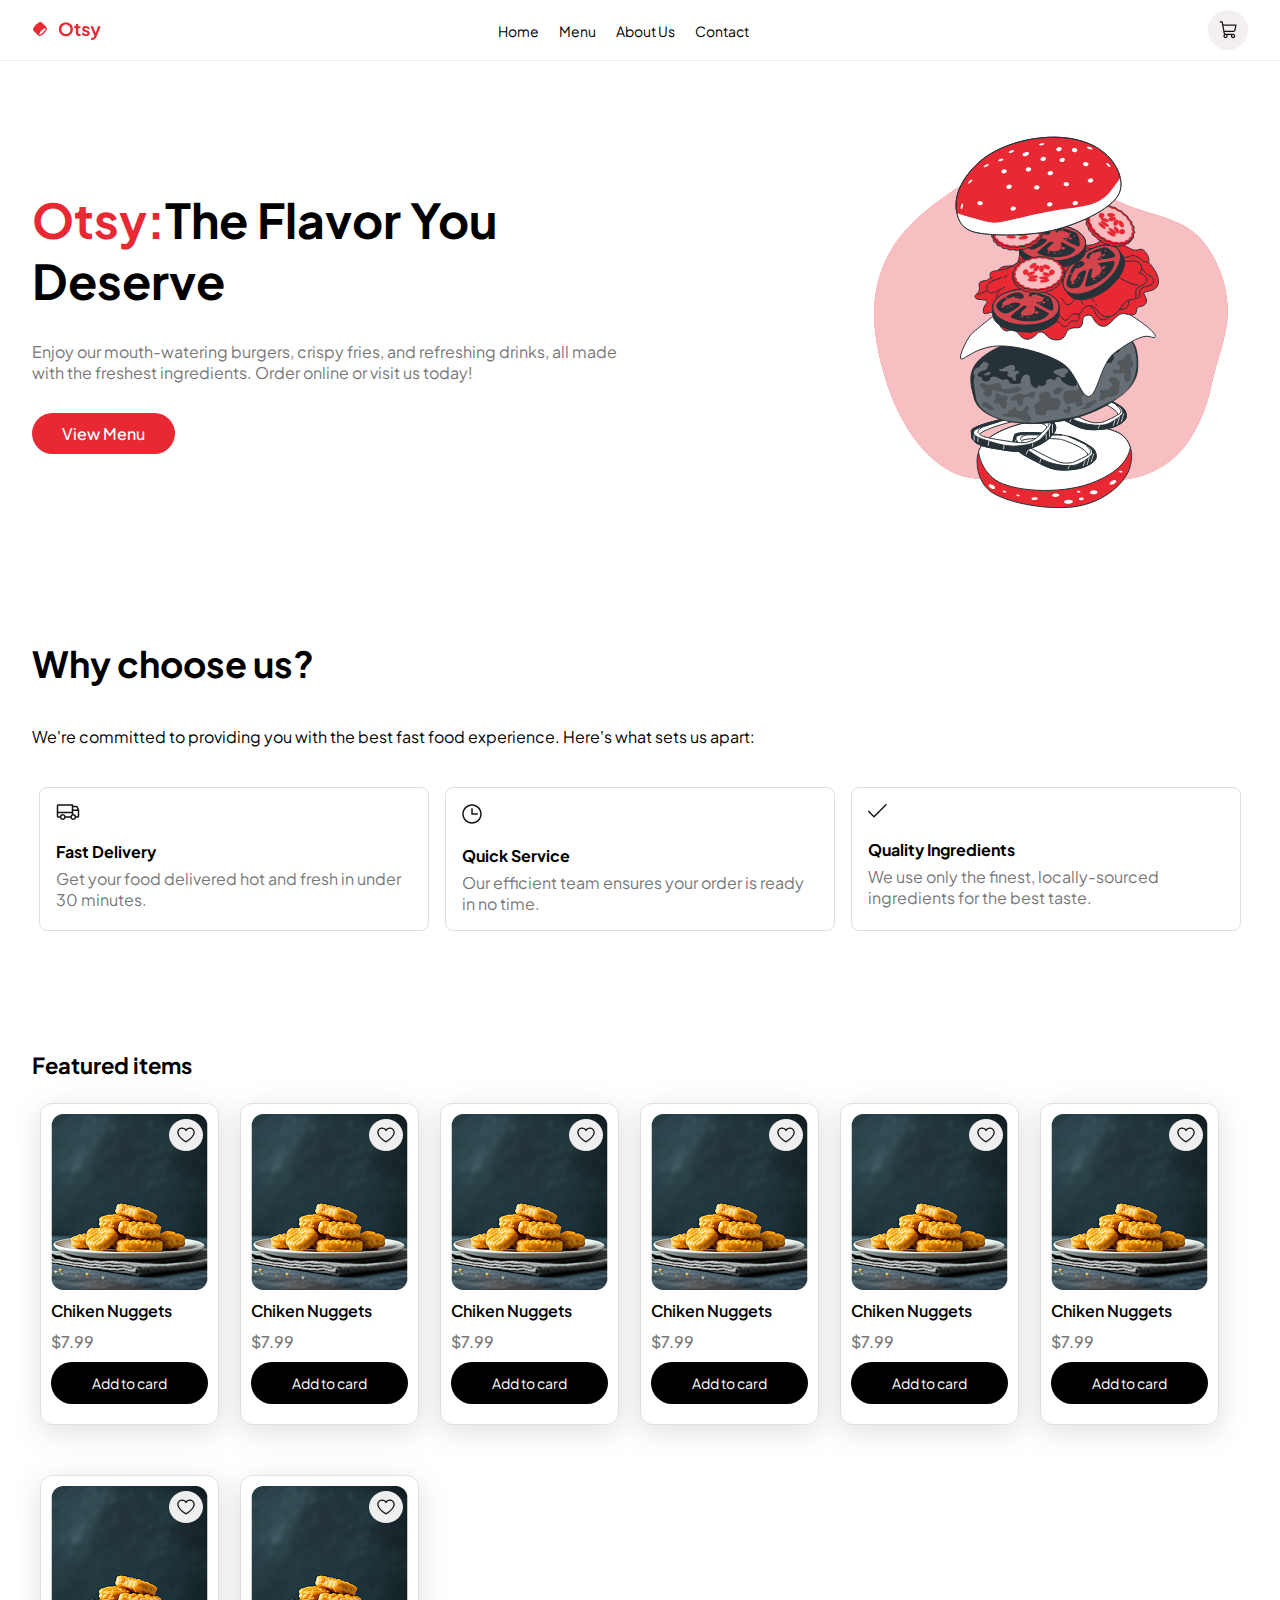
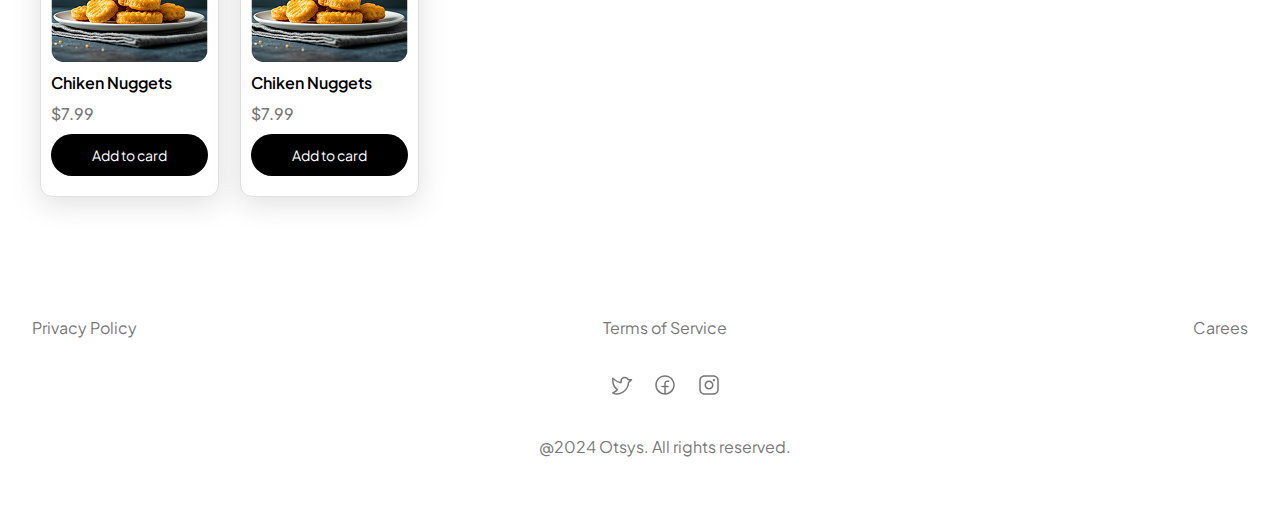
<file: index.html>
<!DOCTYPE html>
<html lang="en">
<head>
    <meta charset="UTF-8">
    <meta name="viewport" content="width=device-width, initial-scale=1.0">
    <!-- Global style rules -->
    <link rel="stylesheet" href="Global.css">
    <link rel="stylesheet" href="css/main.css">
    <link href="https://fonts.googleapis.com/css2?family=Plus+Jakarta+Sans:ital,wght@0,200..800;1,200..800&display=swap" rel="stylesheet">
    <title>Home</title>
</head>
<body>
    <!-- Start Header -->
    <header>
        <div class="container">
            <div class="logo">
                <img src="imgs/logo.svg" alt="">
            </div>
            <div class="links">
                <ul>
                    <li><a href="">Home</a></li>
                    <li><a href="">Menu</a></li>
                    <li><a href="">About Us</a></li>
                    <li><a href="">Contact</a></li>
                </ul>
                <div class="cart">
                    <a href=""><img src="imgs/cart.svg" alt=""></a>
                </div>
                <div class="burger">
                    <img src="imgs/burger.svg" alt="">
                </div>
            </div>
        </div>
    </header>
    <!-- End Header -->
    <!-- Start Hero Section -->
    <div class="hero-section">
        <div class="container">
            <div class="description">
                <h1><span>Otsy:</span>The Flavor You Deserve</h1>
                <p>Enjoy our mouth-watering burgers, crispy fries, and refreshing drinks, all made with the freshest ingredients. Order online or visit us today!</p>
                <button>View Menu</button>
            </div>
            <img src="imgs/Hamburger-bro 1.svg" alt="">
        </div>
    </div>
    <!-- End Hero Section -->
    <!-- Start why choose us -->
    <div class="choose-us section">
        <div class="container">
            <div class="description">
                <h2>Why choose us?</h2>
                <p>We're committed to providing you with the best fast food experience. Here's what sets us apart:</p>
            </div>
            <div class="causes">
                <div class="cause-one cause">
                    <img src="imgs/delivery.svg" alt="">
                    <p class="title">Fast Delivery</p>
                    <p class="details">Get your food delivered hot and fresh in under 30 minutes.</p>
                </div>
                <div class="cause-two cause">
                    <img src="imgs/time.svg" alt="">
                    <p class="title">Quick Service</p>
                    <p class="details">Our efficient team ensures your order is ready in no time.</p>
                </div>
                <div class="cause-three cause">
                    <img src="imgs/chek.svg" alt="">
                    <p class="title">Quality Ingredients</p>
                    <p class="details">We use only the finest, locally-sourced ingredients for the best taste.</p>
                </div>
            </div>
        </div>
    </div>
    <!-- End why choose us -->
    <!-- Start Featured items -->
    <div class="featured-items section">
        <div class="container">
            <h3>Featured items</h3>
            <div class="box-holder">
                <div class="box">
                    <img src="imgs/chicken-nuggets.png" alt="">
                    <p class="title">Chiken Nuggets</p>
                    <p class="price">$7.99</p>
                    <button class="add">Add to card</button>
                    <button class="fav"><img src="imgs/fav.svg" alt=""></button>
                </div>
                <div class="box">
                    <img src="imgs/chicken-nuggets.png" alt="">
                    <p class="title">Chiken Nuggets</p>
                    <p class="price">$7.99</p>
                    <button class="add">Add to card</button>
                    <button class="fav"><img src="imgs/fav.svg" alt=""></button>
                </div>
                <div class="box">
                    <img src="imgs/chicken-nuggets.png" alt="">
                    <p class="title">Chiken Nuggets</p>
                    <p class="price">$7.99</p>
                    <button class="add">Add to card</button>
                    <button class="fav"><img src="imgs/fav.svg" alt=""></button>
                </div>
                <div class="box">
                    <img src="imgs/chicken-nuggets.png" alt="">
                    <p class="title">Chiken Nuggets</p>
                    <p class="price">$7.99</p>
                    <button class="add">Add to card</button>
                    <button class="fav"><img src="imgs/fav.svg" alt=""></button>
                </div>
                <div class="box">
                    <img src="imgs/chicken-nuggets.png" alt="">
                    <p class="title">Chiken Nuggets</p>
                    <p class="price">$7.99</p>
                    <button class="add">Add to card</button>
                    <button class="fav"><img src="imgs/fav.svg" alt=""></button>
                </div>
                <div class="box">
                    <img src="imgs/chicken-nuggets.png" alt="">
                    <p class="title">Chiken Nuggets</p>
                    <p class="price">$7.99</p>
                    <button class="add">Add to card</button>
                    <button class="fav"><img src="imgs/fav.svg" alt=""></button>
                </div>
                <div class="box">
                    <img src="imgs/chicken-nuggets.png" alt="">
                    <p class="title">Chiken Nuggets</p>
                    <p class="price">$7.99</p>
                    <button class="add">Add to card</button>
                    <button class="fav"><img src="imgs/fav.svg" alt=""></button>
                </div>
                <div class="box">
                    <img src="imgs/chicken-nuggets.png" alt="">
                    <p class="title">Chiken Nuggets</p>
                    <p class="price">$7.99</p>
                    <button class="add">Add to card</button>
                    <button class="fav"><img src="imgs/fav.svg" alt=""></button>
                </div>
            </div>
        </div>
    </div>
    <!-- End Featured items -->
    <!-- Start footer-->
    <div class="footer section">
        <div class="container">
            <div class="links">
                <a href="#">Privacy Policy</a>
                <a href="#">Terms of Service</a>
                <a href="#">Carees</a>
            </div>
            <div class="social-media">
                <a href="#"><img src="imgs/twitter.svg" alt=""></a>
                <a href="#"><img src="imgs/facebook.svg" alt=""></a>
                <a href="#"><img src="imgs/instagram.svg" alt=""></a>
            </div>
            <div class="copy-rights"><p>@2024 Otsys. All rights reserved.</p></div>
        </div>
    </div>
    <!-- End footer-->
</body>
</html>
</file>
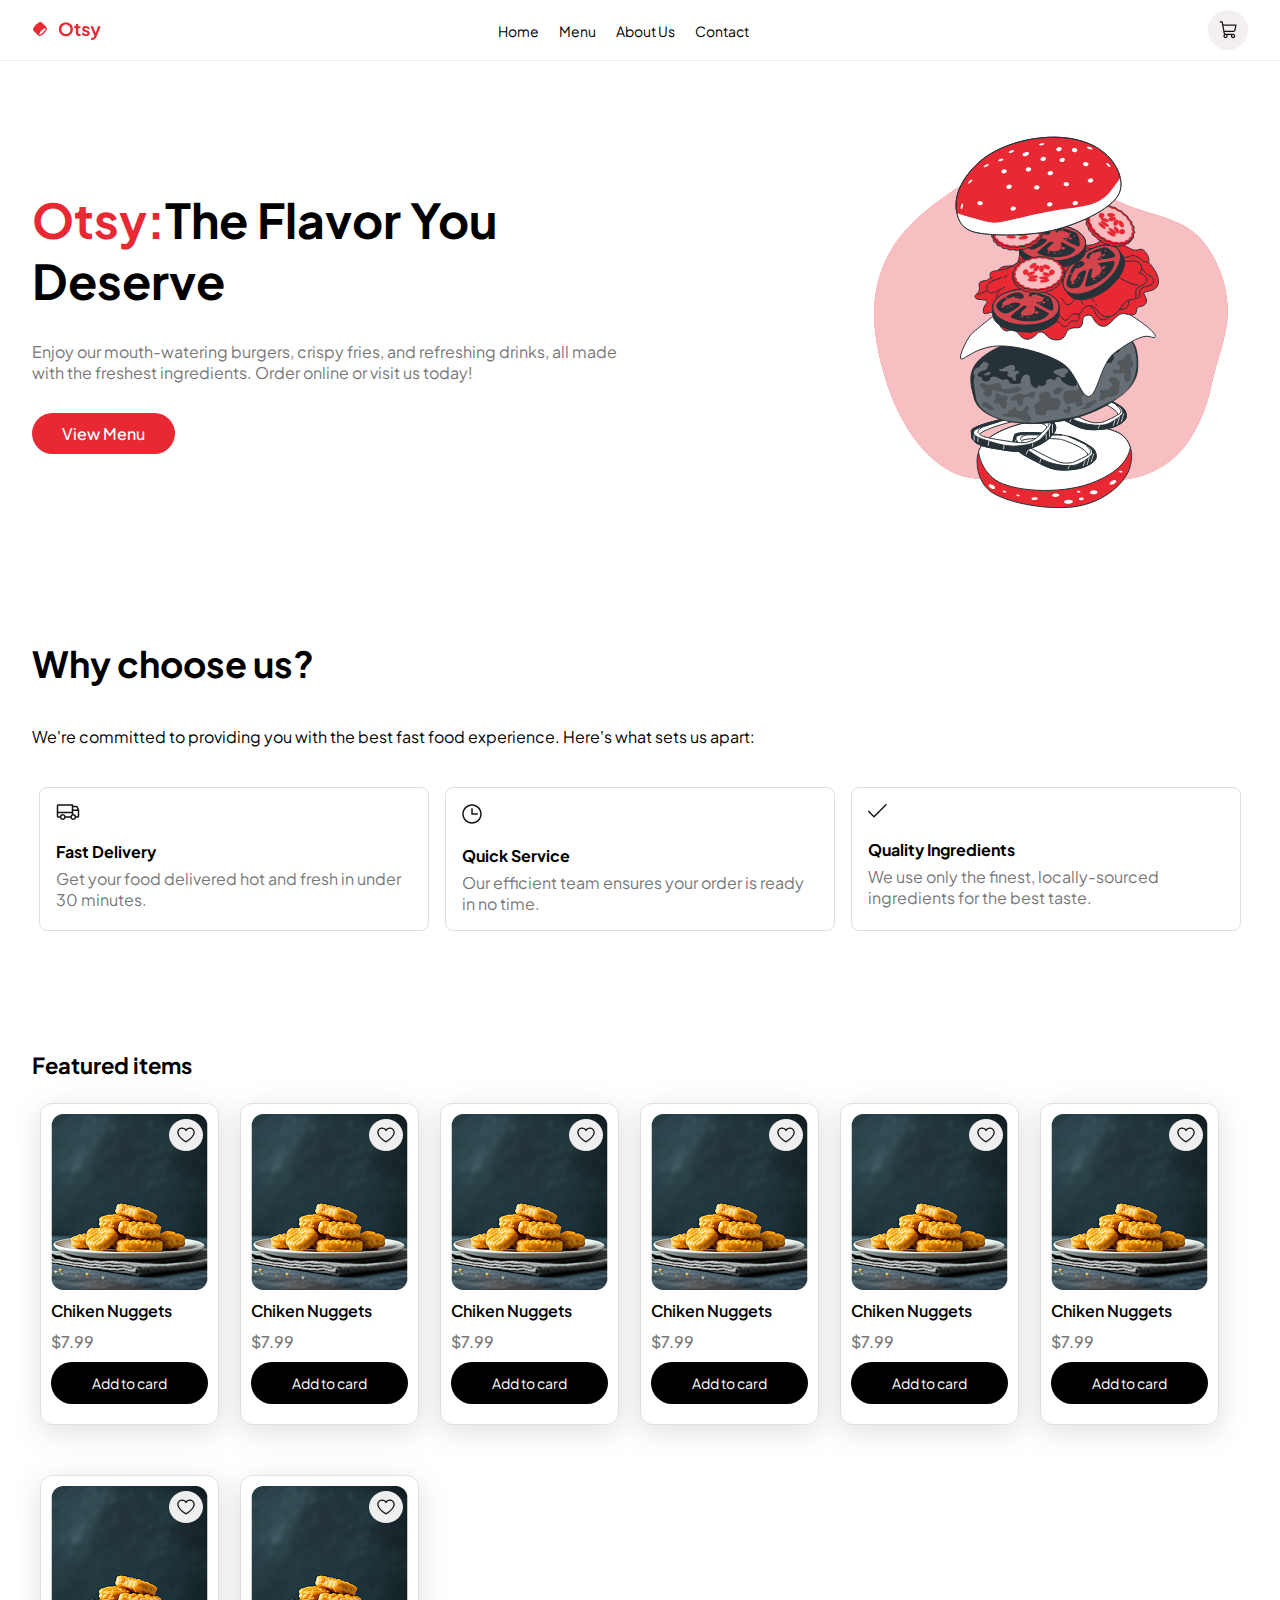
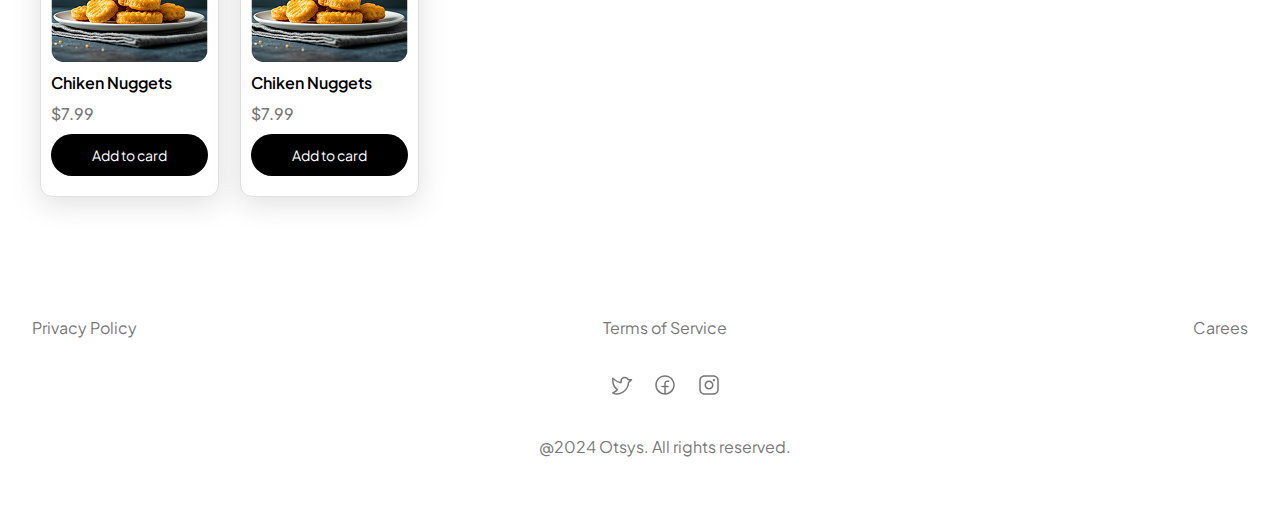
<file: home/index.html>
<!DOCTYPE html>
<html lang="en">
<head>
    <meta charset="UTF-8">
    <meta name="viewport" content="width=device-width, initial-scale=1.0">
    <!-- Global style rules -->
    <link rel="stylesheet" href="../Global.css">
    <link rel="stylesheet" href="home.css">
    <link href="https://fonts.googleapis.com/css2?family=Plus+Jakarta+Sans:ital,wght@0,200..800;1,200..800&display=swap" rel="stylesheet">
    <title>Home</title>
</head>
<body>
    <!-- Start Header -->
    <header>
        <div class="container">
            <div class="logo">
                <img src="../imgs/logo.svg" alt="">
            </div>
            <div class="links">
                <ul>
                    <li><a href="">Home</a></li>
                    <li><a href="">Menu</a></li>
                    <li><a href="">About Us</a></li>
                    <li><a href="">Contact</a></li>
                </ul>
                <div class="cart">
                    <a href=""><img src="../imgs/cart.svg" alt=""></a>
                </div>
                <div class="burger">
                    <img src="../imgs/burger.svg" alt="">
                </div>
            </div>
        </div>
    </header>
    <!-- End Header -->
    <!-- Start Hero Section -->
    <div class="hero-section">
        <div class="container">
            <div class="description">
                <h1><span>Otsy:</span>The Flavor You Deserve</h1>
                <p>Enjoy our mouth-watering burgers, crispy fries, and refreshing drinks, all made with the freshest ingredients. Order online or visit us today!</p>
                <button>View Menu</button>
            </div>
            <img src="../imgs/Hamburger-bro 1.svg" alt="">
        </div>
    </div>
    <!-- End Hero Section -->
    <!-- Start why choose us -->
    <div class="choose-us section">
        <div class="container">
            <div class="description">
                <h2>Why choose us?</h2>
                <p>We're committed to providing you with the best fast food experience. Here's what sets us apart:</p>
            </div>
            <div class="causes">
                <div class="cause-one cause">
                    <img src="../imgs/delivery.svg" alt="">
                    <p class="title">Fast Delivery</p>
                    <p class="details">Get your food delivered hot and fresh in under 30 minutes.</p>
                </div>
                <div class="cause-two cause">
                    <img src="../imgs/time.svg" alt="">
                    <p class="title">Quick Service</p>
                    <p class="details">Our efficient team ensures your order is ready in no time.</p>
                </div>
                <div class="cause-three cause">
                    <img src="../imgs/chek.svg" alt="">
                    <p class="title">Quality Ingredients</p>
                    <p class="details">We use only the finest, locally-sourced ingredients for the best taste.</p>
                </div>
            </div>
        </div>
    </div>
    <!-- End why choose us -->
    <!-- Start Featured items -->
    <div class="featured-items section">
        <div class="container">
            <h3>Featured items</h3>
            <div class="box-holder">
                <div class="box">
                    <img src="../imgs/chicken-nuggets.png" alt="">
                    <p class="title">Chiken Nuggets</p>
                    <p class="price">$7.99</p>
                    <button class="add">Add to card</button>
                    <button class="fav"><img src="../imgs/fav.svg" alt=""></button>
                </div>
                <div class="box">
                    <img src="../imgs/chicken-nuggets.png" alt="">
                    <p class="title">Chiken Nuggets</p>
                    <p class="price">$7.99</p>
                    <button class="add">Add to card</button>
                    <button class="fav"><img src="../imgs/fav.svg" alt=""></button>
                </div>
                <div class="box">
                    <img src="../imgs/chicken-nuggets.png" alt="">
                    <p class="title">Chiken Nuggets</p>
                    <p class="price">$7.99</p>
                    <button class="add">Add to card</button>
                    <button class="fav"><img src="../imgs/fav.svg" alt=""></button>
                </div>
                <div class="box">
                    <img src="../imgs/chicken-nuggets.png" alt="">
                    <p class="title">Chiken Nuggets</p>
                    <p class="price">$7.99</p>
                    <button class="add">Add to card</button>
                    <button class="fav"><img src="../imgs/fav.svg" alt=""></button>
                </div>
                <div class="box">
                    <img src="../imgs/chicken-nuggets.png" alt="">
                    <p class="title">Chiken Nuggets</p>
                    <p class="price">$7.99</p>
                    <button class="add">Add to card</button>
                    <button class="fav"><img src="../imgs/fav.svg" alt=""></button>
                </div>
                <div class="box">
                    <img src="../imgs/chicken-nuggets.png" alt="">
                    <p class="title">Chiken Nuggets</p>
                    <p class="price">$7.99</p>
                    <button class="add">Add to card</button>
                    <button class="fav"><img src="../imgs/fav.svg" alt=""></button>
                </div>
                <div class="box">
                    <img src="../imgs/chicken-nuggets.png" alt="">
                    <p class="title">Chiken Nuggets</p>
                    <p class="price">$7.99</p>
                    <button class="add">Add to card</button>
                    <button class="fav"><img src="../imgs/fav.svg" alt=""></button>
                </div>
                <div class="box">
                    <img src="../imgs/chicken-nuggets.png" alt="">
                    <p class="title">Chiken Nuggets</p>
                    <p class="price">$7.99</p>
                    <button class="add">Add to card</button>
                    <button class="fav"><img src="../imgs/fav.svg" alt=""></button>
                </div>
            </div>
        </div>
    </div>
    <!-- End Featured items -->
    <!-- Start footer-->
    <div class="footer section">
        <div class="container">
            <div class="links">
                <a href="#">Privacy Policy</a>
                <a href="#">Terms of Service</a>
                <a href="#">Carees</a>
            </div>
            <div class="social-media">
                <a href="#"><img src="../imgs/twitter.svg" alt=""></a>
                <a href="#"><img src="../imgs/facebook.svg" alt=""></a>
                <a href="#"><img src="../imgs/instagram.svg" alt=""></a>
            </div>
            <div class="copy-rights"><p>@2024 Otsys. All rights reserved.</p></div>
        </div>
    </div>
    <!-- End footer-->
</body>
</html>
</file>
<file: Global.css>
* {
    box-sizing: border-box;
    margin: 0;
    font-family: "Plus Jakarta Sans";
}
:root {
    --main-color:#E82933;
    --transition-duration:.3s;
    --p-desktop:16px;
    --h1-desktop:48px;
    --h2-desktop:36px;
    --h3-desktop:22px;
    --h1-mobile: 32px;
    --h2-mobile: 24px;
    --h3-mobile: 18px;
    --p-mobile: 14px;
    --button-radius:24px;
}
li {
    list-style-type: none;
}
a {
    text-decoration: none;
    cursor: pointer;
}
button {
    cursor: pointer;
}
html {
    scroll-behavior: smooth;    
}

/*Start responsive */
/* Phone  sm*/
@media (max-width:320px) {
    .container {
        padding: 0 10px;
    }
    .section {
        padding-top: 80px;
        padding-bottom: 80px;
    }
    h1 {
        font-size: var(--h1-mobile);
    }
    h2 {
        font-size:  var(--h2-mobile);
    }
    h3 {
        font-size: var(--h3-mobile);
    }
    p {
        font-size: var(--p-mobile);
    }
}

/* Phone large */
@media (min-width:321px) {
    .container {
        padding: 0 20px;
    }
    .section {
        padding-top: 40px;
        padding-bottom: 40px;
    }
    h1 {
        font-size: var(--h1-mobile);
    }
    h2 {
        font-size:  var(--h2-mobile);
    }
    h3 {
        font-size: var(--h3-mobile);
    }
    p {
        font-size: var(--p-mobile);
    }
}

/* Tablet */
@media (min-width:769px) {
    .container {
        padding: 0 32px;
    }
    .section {
        padding-top: 60px;
        padding-bottom: 60px;
    }
    h1 {
        font-size: var(--h1-mobile);
    }
    h2 {
        font-size:  var(--h2-mobile);
    }
    h3 {
        font-size: var(--h3-mobile);
    }
    p {
        font-size: var(--p-mobile);
    }
}

/* Dektop small */
@media (min-width:991px) {
    h1 {
        font-size: var(--h1-desktop);
    }
    h2 {
        font-size:  var(--h2-desktop);
    }
    h3 {
        font-size: var(--h3-desktop);
    }
    p {
        font-size: var(--p-desktop);
    }    
}

/* Desktop large*/
@media (min-width:1401px) {
    .container {
        padding: 0 220px;
    }
    .section {
        padding-top: 60px;
        padding-bottom: 60px;
    }

}
/*End responsive */
</file>
<file: css/main.css>
:root {
    --main-color:#E82933;
    --grey:#F5F0F0;
    --transition-duration:.3s;
    --p-desktop:16px;
    --h1-desktop:48px;
    --h2-desktop:36px;
    --h3-desktop:22px;
    --h1-mobile: 32px;
    --h2-mobile: 24px;
    --h3-mobile: 18px;
    --p-mobile: 14px;
    --button-radius:24px;
}
/* Start header */
header {
    padding: 10px 0;
    border-bottom: 1px solid var(--grey);
}
header .container {
    display: flex;
    justify-content: space-between;
    align-items: center;
}
header .links {
    display: flex;
    justify-content: space-between;
    align-items: center;
    flex-basis: 65%;
}
header .links ul{
    display: flex;
    gap: 20px;
}
header .links .burger {
    display: none;
    height: 40px;
    width: 40px;
    background-color: #F5F0F0;
    border-radius: 50%;
}
header .links .burger img {
    width: 18px;
    height: 18px;
}
@media (max-width:597px) {
    header .links {
        justify-content: flex-end;
        gap: 10px;
    }
    header .links ul {
        display: none;
    }
    header .container .links {
        justify-self: right;
    }
    header .links .burger {
        display: flex;
        justify-content: center;
        align-items: center;
    }

}
header .links ul li a {
    color: black;
    transition: var(--transition-duration);
    font-size: 14px;
}
header .links ul li a:hover {
    color: var(--main-color);
}
header .cart {
    height: 40px;
    width: 40px;
    background-color: #F5F0F0;
    border-radius: 50%;
    display: flex;
    align-items: center;
    justify-content: center;
}
header .cart a {
    display: flex;
    align-items: center;
    justify-content: center;
}
/* End header */
/* Start Hero Section */
.hero-section {
    padding: 60px 0;
}
.hero-section .container {
    display: flex;
    justify-content: space-between;
    align-items: center;
}
@media (max-width:767px) {
    .hero-section .container {
        flex-direction: column;
        gap: 50px;
    }
}
.hero-section .container .description {
    flex-basis: 50%;
}
.hero-section .container .description h1  {
    margin-bottom: 30px;
}
.hero-section .container .description h1 span {
    color: var(--main-color);
}
.hero-section .container .description p {
    color: #777;
    font-size: var(--p-desktop);
    margin-bottom: 30px;
}
.hero-section .container .description button {
    padding: 10px 30px;
    background-color: var(--main-color);
    color: white;
    font-size: var(--p-desktop);
    font-weight: 500;
    border: none;
    border-radius: 24px;
}
@media (max-width:767px) {
    .hero-section .container .description {
        text-align: center;
    }
    .hero-section .container .description  button {
        font-size: var(--p-mobile);
    }
    .hero-section .container img {
        max-width: 100%;
    }
}
/* End Hero Section */
/* Start Why choose us */
.choose-us .container .description {
    margin-bottom: 40px;
}
@media (max-width:767px) {
    .choose-us .container .description {
        text-align: center;
    }
}
.choose-us .container .description h2 {
    font-size: var(--h2-desktop);
    margin-bottom: 40px;
}
.choose-us .container .causes {
    display: flex;
    gap: 16px;
    justify-content: center;
}
@media (max-width:767px) {
    .choose-us .container .causes {
        flex-direction: column;
        align-items: center;
    }
}
.choose-us .container .causes .cause {
    border: 1px solid #E5DBDB;
    max-width: 390px;
    border-radius: 8px;
    padding: 16px;
    flex: 1;
}
.choose-us .container .causes .cause p.title {
    font-weight: bold;
    font-size: 16px;
    line-height: 2;
}
.choose-us .container .causes .cause p.details {
    color: #777;
}
.choose-us .container .causes .cause img {
    margin-bottom: 12px;
}
/* End Why choose us */
/* Start Featured items */
.featured-items .container h3 {
    margin-bottom: 24px;
}
.featured-items .container .box-holder {
    display: grid;
    place-content: center;
    grid-template-columns: repeat(auto-fill, minmax(180px, 200px));
    row-gap: 50px;
}
.featured-items .container .box-holder .box {
    width: fit-content;
    padding: 10px 10px 20px;
    border: 1px solid  rgba(100, 100, 111, 0.2);
    border-radius: 12px;
    box-shadow: rgba(100, 100, 111, 0.2) 0px 7px 29px 0px;
    display: flex;
    flex-direction: column;
    gap: 10px;
    position: relative;
}
.featured-items .container .box-holder .box p.title {
    font-size: 16px;
    font-weight: 600;
}
.featured-items .container .box-holder .box p.price {
    color: #777;
    font-weight: 500;
}
.featured-items .container .box-holder .box button.add {
    padding: 10px;
    background-color: black;
    color: white;
    outline: none;
    border-color: transparent;
    border-radius: 24px;
    font-size: 14px;
    text-align: center;
}
.featured-items .container .box-holder .box button.fav {
    position: absolute;
    padding: 8px;
    border-radius: 50%;
    border: none;
    right: 15px;
    top: 15px;
    display: flex;
    justify-content: center;
}
/* End Featured items */
/* Start footer  */
.footer .container {
    display: flex;
    flex-direction: column;
    gap: 35px;
}
.footer .container .links {
    display: flex;
    justify-content: space-between;
}
.footer .container .links a {
    color: #777;
}
.footer .container .social-media {
    display: flex;
    gap: 20px;
    padding-left: 50px;
    margin-left: auto;
    margin-right: auto;
}
.footer .container .copy-rights {
    padding-left: 50px;
    color: #777;
    margin-left: auto;
    margin-right: auto;
}
/* End footer  */
</file>
<file: home/home.css>
:root {
    --main-color:#E82933;
    --grey:#F5F0F0;
    --transition-duration:.3s;
    --p-desktop:16px;
    --h1-desktop:48px;
    --h2-desktop:36px;
    --h3-desktop:22px;
    --h1-mobile: 32px;
    --h2-mobile: 24px;
    --h3-mobile: 18px;
    --p-mobile: 14px;
    --button-radius:24px;
}
/* Start header */
header {
    padding: 10px 0;
    border-bottom: 1px solid var(--grey);
}
header .container {
    display: flex;
    justify-content: space-between;
    align-items: center;
}
header .container .logo {
    /* flex-basis: 20%; */
}
header .links {
    display: flex;
    justify-content: space-between;
    align-items: center;
    flex-basis: 65%;
}
header .links ul{
    display: flex;
    gap: 20px;
}
header .links .burger {
    display: none;
    height: 40px;
    width: 40px;
    background-color: #F5F0F0;
    border-radius: 50%;
}
header .links .burger img {
    width: 18px;
    height: 18px;
}
@media (max-width:597px) {
    header .links {
        justify-content: flex-end;
        gap: 10px;
    }
    header .links ul {
        display: none;
    }
    header .container .links {
        justify-self: right;
    }
    header .links .burger {
        display: flex;
        justify-content: center;
        align-items: center;
    }

}
header .links ul li a {
    color: black;
    transition: var(--transition-duration);
    font-size: 14px;
}
header .links ul li a:hover {
    color: var(--main-color);
}
header .cart {
    height: 40px;
    width: 40px;
    background-color: #F5F0F0;
    border-radius: 50%;
    display: flex;
    align-items: center;
    justify-content: center;
}
header .cart a {
    display: flex;
    align-items: center;
    justify-content: center;
}
/* End header */
/* Start Hero Section */
.hero-section {
    padding: 60px 0;
}
.hero-section .container {
    display: flex;
    justify-content: space-between;
    align-items: center;
}
@media (max-width:767px) {
    .hero-section .container {
        flex-direction: column;
        gap: 50px;
    }
}
.hero-section .container .description {
    flex-basis: 50%;
}
.hero-section .container .description h1  {
    margin-bottom: 30px;
}
.hero-section .container .description h1 span {
    color: var(--main-color);
}
.hero-section .container .description p {
    color: #777;
    font-size: var(--p-desktop);
    margin-bottom: 30px;
}
.hero-section .container .description button {
    padding: 10px 30px;
    background-color: var(--main-color);
    color: white;
    font-size: var(--p-desktop);
    font-weight: 500;
    border: none;
    border-radius: 24px;
}
@media (max-width:767px) {
    .hero-section .container .description {
        text-align: center;
    }
    .hero-section .container .description  button {
        font-size: var(--p-mobile);
    }
    .hero-section .container img {
        max-width: 100%;
    }
}
/* End Hero Section */
/* Start Why choose us */
.choose-us .container .description {
    margin-bottom: 40px;
}
@media (max-width:767px) {
    .choose-us .container .description {
        text-align: center;
    }
}
.choose-us .container .description h2 {
    font-size: var(--h2-desktop);
    margin-bottom: 40px;
}
.choose-us .container .causes {
    display: flex;
    gap: 16px;
    justify-content: center;
}
@media (max-width:767px) {
    .choose-us .container .causes {
        flex-direction: column;
        align-items: center;
    }
}
.choose-us .container .causes .cause {
    border: 1px solid #E5DBDB;
    max-width: 390px;
    border-radius: 8px;
    padding: 16px;
    flex: 1;
}
.choose-us .container .causes .cause p.title {
    font-weight: bold;
    font-size: 16px;
    line-height: 2;
}
.choose-us .container .causes .cause p.details {
    color: #777;
}
.choose-us .container .causes .cause img {
    margin-bottom: 12px;
}
/* End Why choose us */
/* Start Featured items */
.featured-items .container h3 {
    margin-bottom: 24px;
}
.featured-items .container .box-holder {
    display: grid;
    place-content: center;
    grid-template-columns: repeat(auto-fill, minmax(180px, 200px));
    row-gap: 50px;
}
.featured-items .container .box-holder .box {
    width: fit-content;
    padding: 10px 10px 20px;
    border: 1px solid  rgba(100, 100, 111, 0.2);
    border-radius: 12px;
    box-shadow: rgba(100, 100, 111, 0.2) 0px 7px 29px 0px;
    display: flex;
    flex-direction: column;
    gap: 10px;
    position: relative;
}
.featured-items .container .box-holder .box p.title {
    font-size: 16px;
    font-weight: 600;
}
.featured-items .container .box-holder .box p.price {
    color: #777;
    font-weight: 500;
}
.featured-items .container .box-holder .box button.add {
    padding: 10px;
    background-color: black;
    color: white;
    outline: none;
    border-color: transparent;
    border-radius: 24px;
    font-size: 14px;
    text-align: center;
}
.featured-items .container .box-holder .box button.fav {
    position: absolute;
    padding: 8px;
    border-radius: 50%;
    border: none;
    right: 15px;
    top: 15px;
    display: flex;
    justify-content: center;
}
/* End Featured items */
/* Start footer  */
.footer .container {
    display: flex;
    flex-direction: column;
    gap: 35px;
}
.footer .container .links {
    display: flex;
    justify-content: space-between;
}
.footer .container .links a {
    color: #777;
}
.footer .container .social-media {
    display: flex;
    gap: 20px;
    padding-left: 50px;
    margin-left: auto;
    margin-right: auto;
}
.footer .container .copy-rights {
    padding-left: 50px;
    color: #777;
    margin-left: auto;
    margin-right: auto;
}
/* End footer  */
</file>
